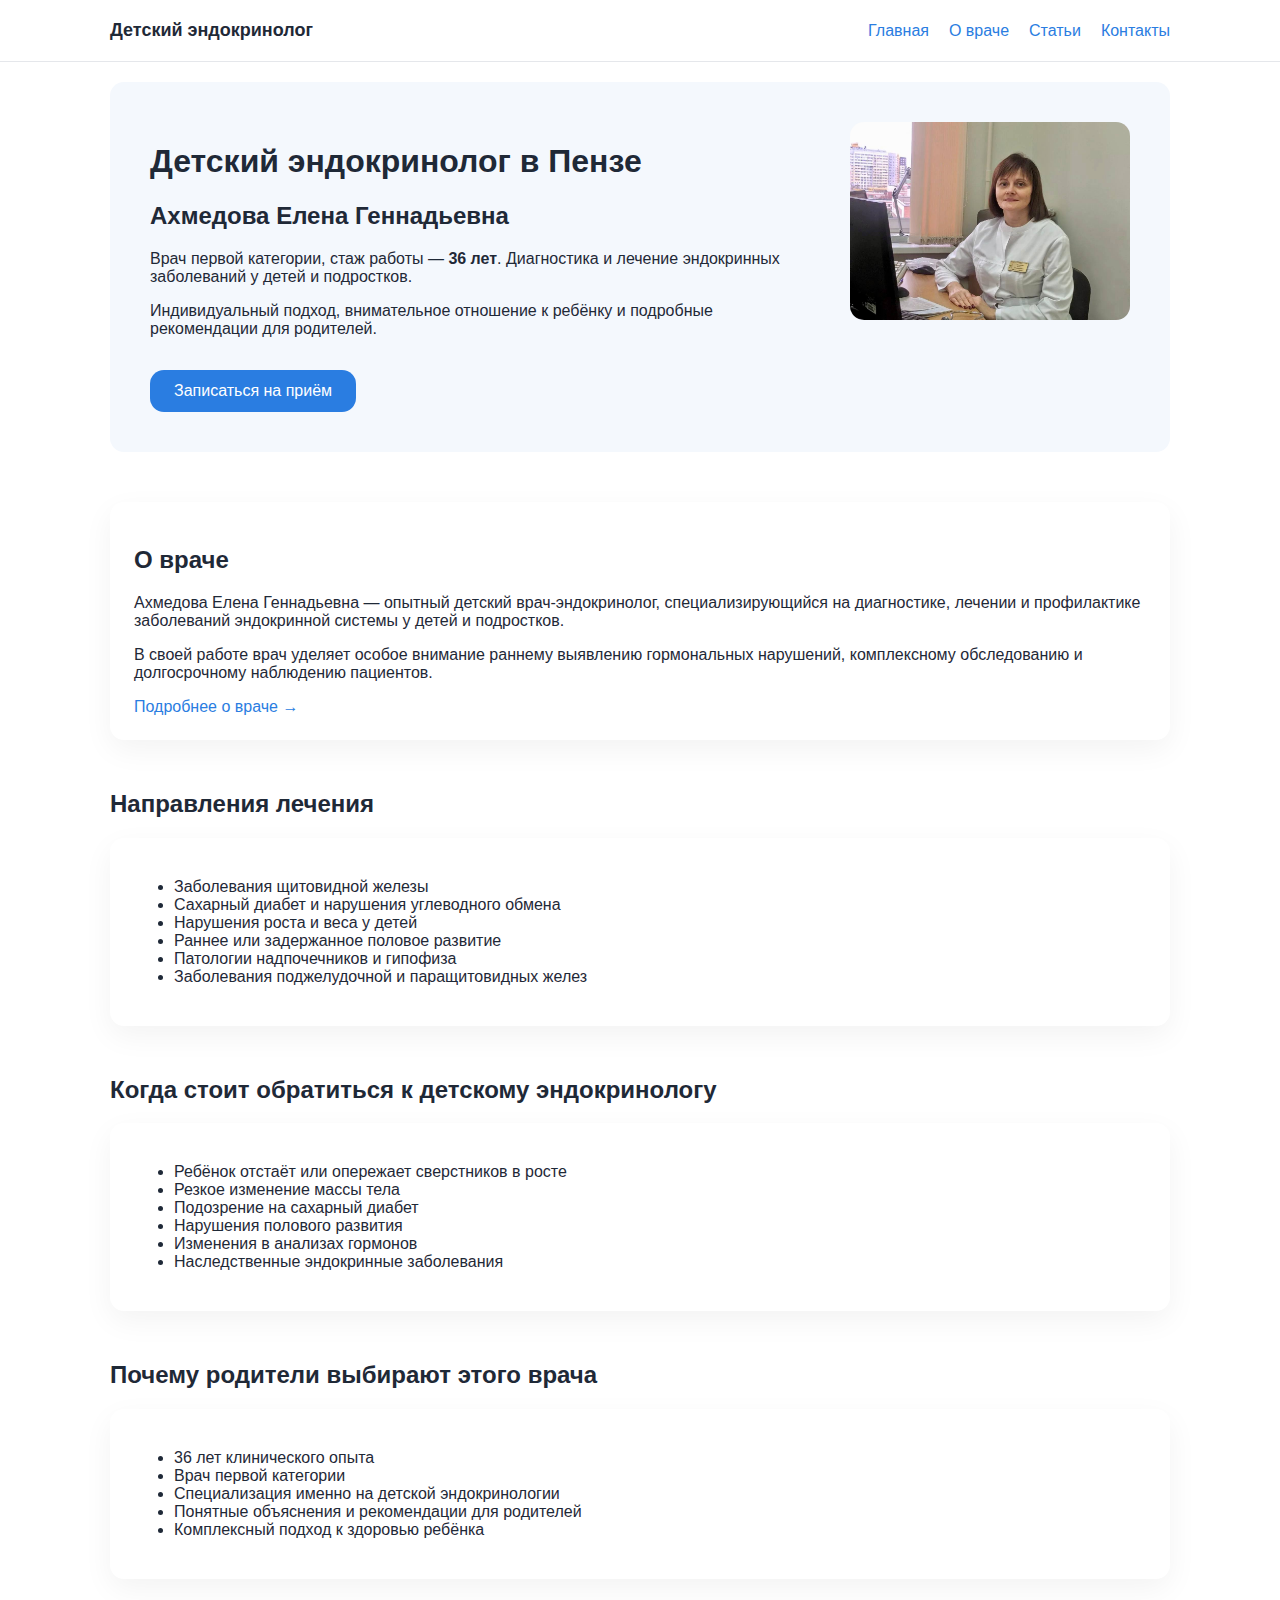
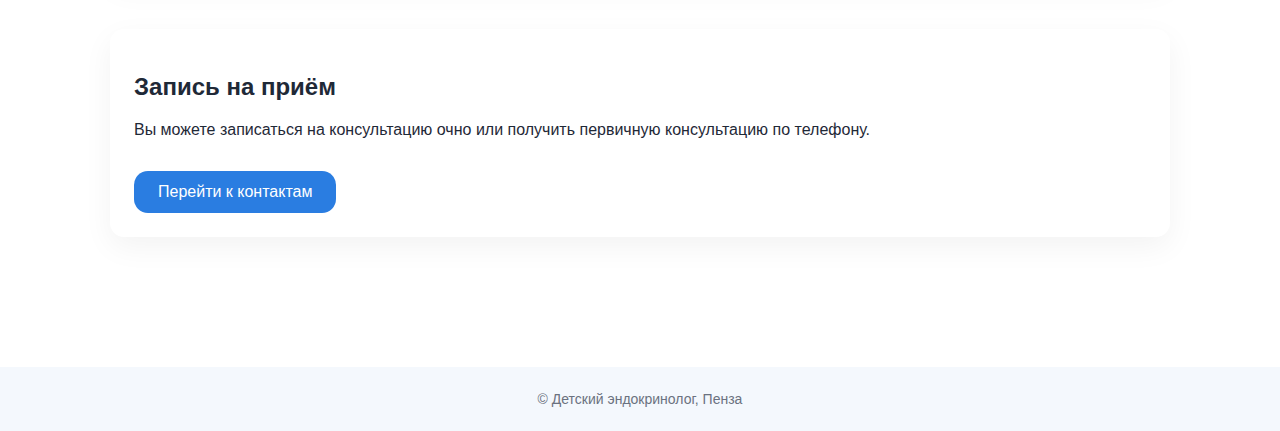
<file: index.html>
<!DOCTYPE html>
<html lang="ru">
<head>
  <meta charset="UTF-8">
  <title>Детский эндокринолог в Пензе — Ахмедова Е.Г.</title>
  <meta name="description" content="Детский врач-эндокринолог Ахмедова Елена Геннадьевна. Врач первой категории, стаж 36 лет. Диагностика и лечение эндокринных заболеваний у детей в Пензе.">
  <link rel="stylesheet" href="css/style.css">
</head>
<body>

<header>
  <div class="container">
    <nav>
      <div class="logo">Детский эндокринолог</div>

      <div class="menu">
        <a href="index.html">Главная</a>
        <a href="doctor.html">О враче</a>
        <a href="articles.html">Статьи</a>
        <a href="contacts.html">Контакты</a>
      </div>

      <div class="burger" id="burger">☰</div>
    </nav>

    <div class="mobile-menu" id="mobileMenu">
      <a href="index.html">Главная</a>
      <a href="doctor.html">О враче</a>
      <a href="articles.html">Статьи</a>
      <a href="contacts.html">Контакты</a>
    </div>
  </div>
</header>

<main class="container">

  <!-- HERO -->
  <section class="hero">
    <div>
      <h1>Детский эндокринолог в Пензе</h1>
      <h2>Ахмедова Елена Геннадьевна</h2>
      <p>
        Врач первой категории, стаж работы — <strong>36 лет</strong>.
        Диагностика и лечение эндокринных заболеваний у детей и подростков.
      </p>
      <p>
        Индивидуальный подход, внимательное отношение к ребёнку и подробные
        рекомендации для родителей.
      </p>
      <a href="contacts.html" class="button">Записаться на приём</a>
    </div>

    <img src="img/doctor.jpg" alt="Ахмедова Елена Геннадьевна — детский эндокринолог">
  </section>

  <!-- ABOUT SHORT -->
  <section class="section">
    <div class="card">
      <h2>О враче</h2>
      <p>
        Ахмедова Елена Геннадьевна — опытный детский врач-эндокринолог,
        специализирующийся на диагностике, лечении и профилактике заболеваний
        эндокринной системы у детей и подростков.
      </p>
      <p>
        В своей работе врач уделяет особое внимание раннему выявлению гормональных
        нарушений, комплексному обследованию и долгосрочному наблюдению пациентов.
      </p>
      <a href="doctor.html">Подробнее о враче →</a>
    </div>
  </section>

  <!-- DIRECTIONS -->
  <section class="section">
    <h2>Направления лечения</h2>

    <div class="card">
      <ul>
        <li>Заболевания щитовидной железы</li>
        <li>Сахарный диабет и нарушения углеводного обмена</li>
        <li>Нарушения роста и веса у детей</li>
        <li>Раннее или задержанное половое развитие</li>
        <li>Патологии надпочечников и гипофиза</li>
        <li>Заболевания поджелудочной и паращитовидных желез</li>
      </ul>
    </div>
  </section>

  <!-- WHEN TO VISIT -->
  <section class="section">
    <h2>Когда стоит обратиться к детскому эндокринологу</h2>

    <div class="card">
      <ul>
        <li>Ребёнок отстаёт или опережает сверстников в росте</li>
        <li>Резкое изменение массы тела</li>
        <li>Подозрение на сахарный диабет</li>
        <li>Нарушения полового развития</li>
        <li>Изменения в анализах гормонов</li>
        <li>Наследственные эндокринные заболевания</li>
      </ul>
    </div>
  </section>

  <!-- ADVANTAGES -->
  <section class="section">
    <h2>Почему родители выбирают этого врача</h2>

    <div class="card">
      <ul>
        <li>36 лет клинического опыта</li>
        <li>Врач первой категории</li>
        <li>Специализация именно на детской эндокринологии</li>
        <li>Понятные объяснения и рекомендации для родителей</li>
        <li>Комплексный подход к здоровью ребёнка</li>
      </ul>
    </div>
  </section>

  <!-- CTA -->
  <section class="section">
    <div class="card">
      <h2>Запись на приём</h2>
      <p>
        Вы можете записаться на консультацию очно или получить первичную
        консультацию по телефону.
      </p>
      <a href="contacts.html" class="button">Перейти к контактам</a>
    </div>
  </section>

</main>

<footer>
  © Детский эндокринолог, Пенза
</footer>

<script src="js/main.js"></script>
</body>
</html>
</file>
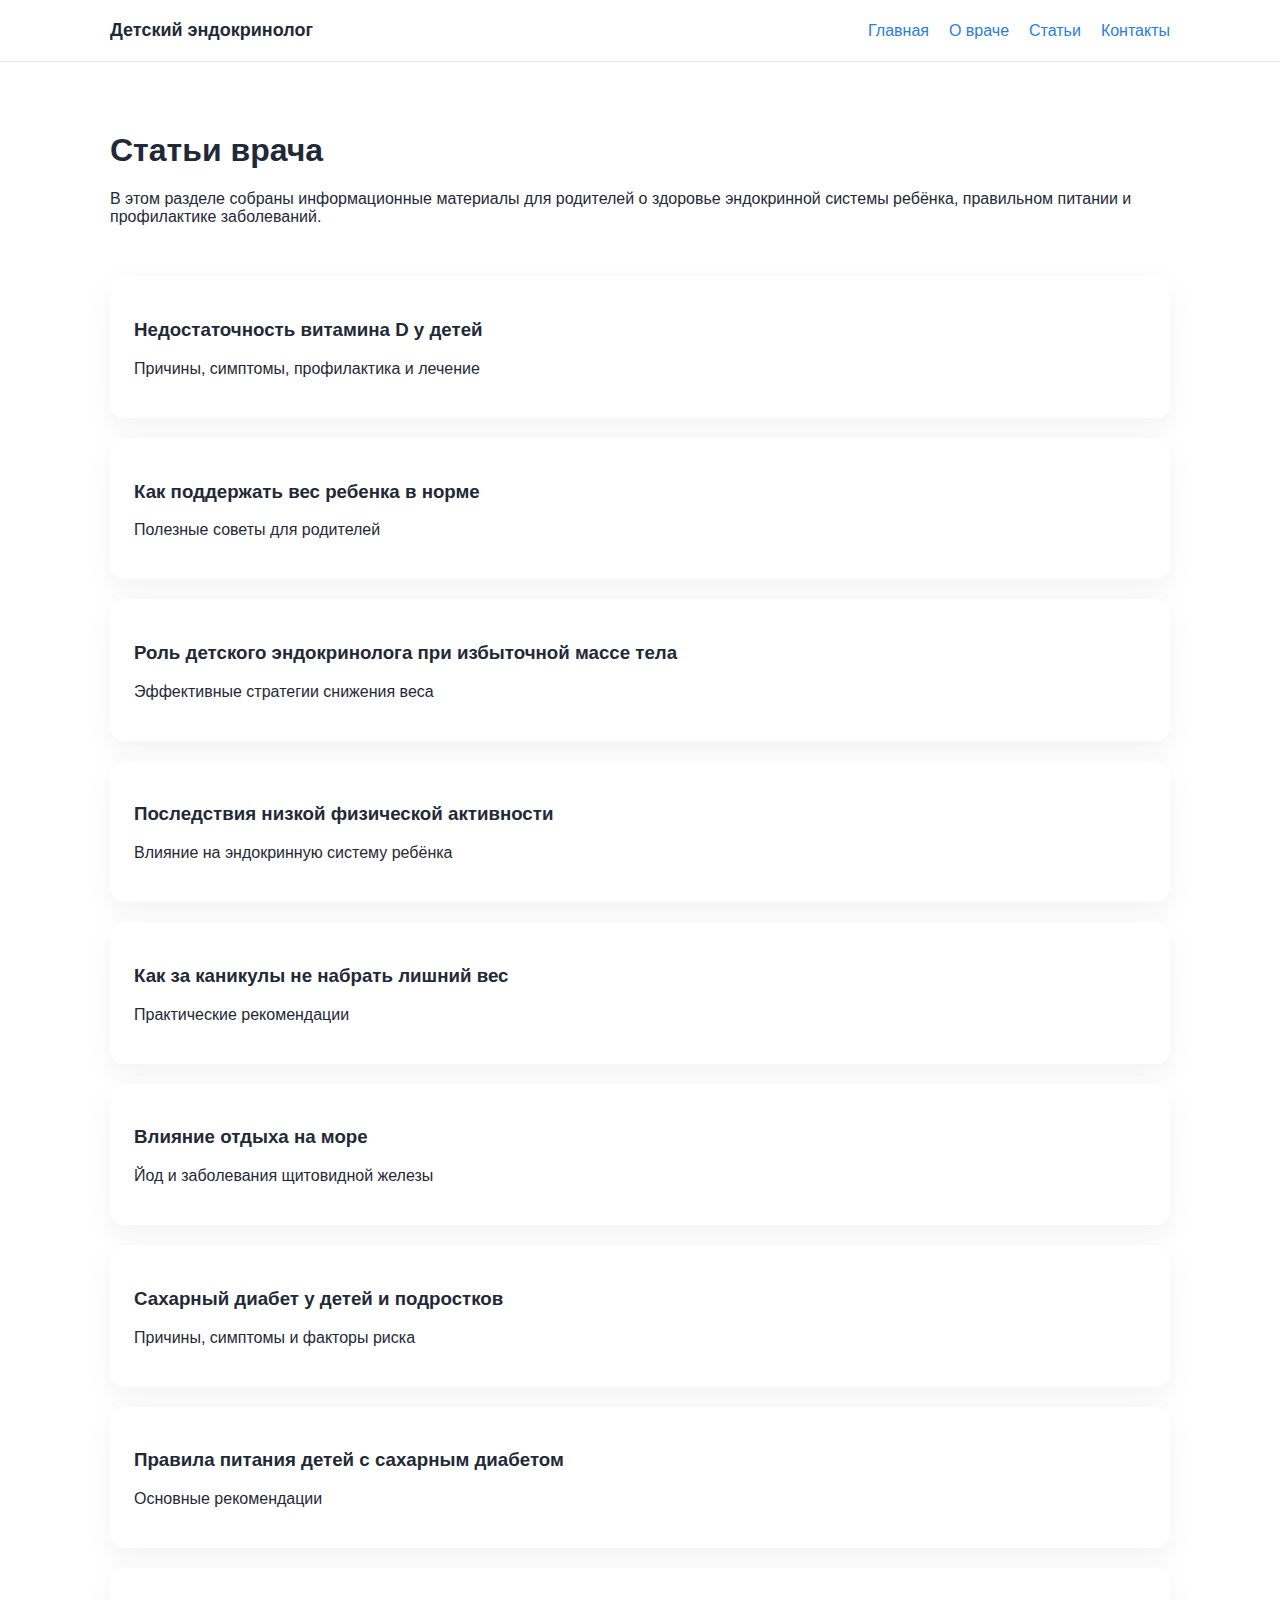
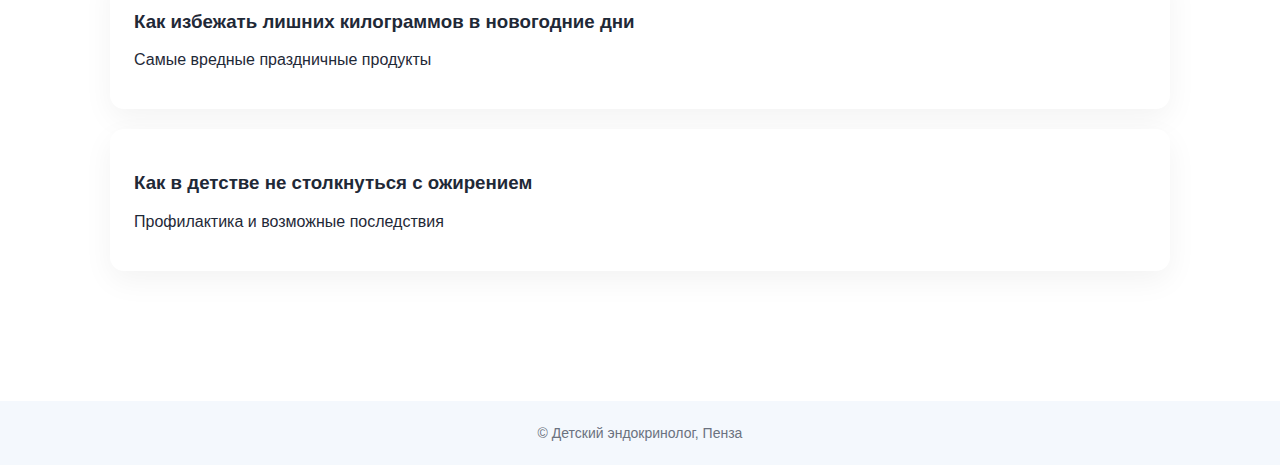
<file: articles.html>
<!DOCTYPE html>
<html lang="ru">
<head>
  <meta charset="UTF-8">
  <title>Статьи детского эндокринолога</title>
  <meta name="description" content="Полезные статьи детского эндокринолога о здоровье, питании, ожирении, диабете и эндокринной системе у детей.">
  <link rel="stylesheet" href="css/style.css">
</head>
<body>

<header>
  <div class="container">
    <nav>
      <div class="logo">Детский эндокринолог</div>

      <div class="menu">
        <a href="index.html">Главная</a>
        <a href="doctor.html">О враче</a>
        <a href="articles.html">Статьи</a>
        <a href="contacts.html">Контакты</a>
      </div>

      <div class="burger" id="burger">☰</div>
    </nav>

    <div class="mobile-menu" id="mobileMenu">
      <a href="index.html">Главная</a>
      <a href="doctor.html">О враче</a>
      <a href="articles.html">Статьи</a>
      <a href="contacts.html">Контакты</a>
    </div>
  </div>
</header>

<main class="container">

  <section class="section">
    <h1>Статьи врача</h1>
    <p>
      В этом разделе собраны информационные материалы для родителей
      о здоровье эндокринной системы ребёнка, правильном питании и профилактике заболеваний.
    </p>
  </section>

  <!-- СПИСОК СТАТЕЙ -->
  <section class="section">

    <div class="card article-item" data-article-id="a1">
      <h3>Недостаточность витамина D у детей</h3>
      <p>Причины, симптомы, профилактика и лечение</p>
    </div>

    <div class="card article-item" data-article-id="a2">
      <h3>Как поддержать вес ребенка в норме</h3>
      <p>Полезные советы для родителей</p>
    </div>

    <div class="card article-item" data-article-id="a3">
      <h3>Роль детского эндокринолога при избыточной массе тела</h3>
      <p>Эффективные стратегии снижения веса</p>
    </div>

    <div class="card article-item" data-article-id="a4">
      <h3>Последствия низкой физической активности</h3>
      <p>Влияние на эндокринную систему ребёнка</p>
    </div>

    <div class="card article-item" data-article-id="a5">
      <h3>Как за каникулы не набрать лишний вес</h3>
      <p>Практические рекомендации</p>
    </div>

    <div class="card article-item" data-article-id="a6">
      <h3>Влияние отдыха на море</h3>
      <p>Йод и заболевания щитовидной железы</p>
    </div>

    <div class="card article-item" data-article-id="a7">
      <h3>Сахарный диабет у детей и подростков</h3>
      <p>Причины, симптомы и факторы риска</p>
    </div>

    <div class="card article-item" data-article-id="a8">
      <h3>Правила питания детей с сахарным диабетом</h3>
      <p>Основные рекомендации</p>
    </div>

    <div class="card article-item" data-article-id="a9">
      <h3>Как избежать лишних килограммов в новогодние дни</h3>
      <p>Самые вредные праздничные продукты</p>
    </div>

    <div class="card article-item" data-article-id="a10">
      <h3>Как в детстве не столкнуться с ожирением</h3>
      <p>Профилактика и возможные последствия</p>
    </div>

  </section>
</main>

<footer>
  © Детский эндокринолог, Пенза
</footer>

<!-- MODAL -->
<div class="modal" id="articleModal">
  <div class="modal-content">

    <span class="modal-close" id="closeModal">✕</span>

    <div class="modal-body" id="modalBody"></div>

    <div class="modal-nav">
      <button id="prevArticle">← Предыдущая</button>
      <span class="modal-hint">← → для переключения</span>
      <button id="nextArticle">Следующая →</button>
    </div>

  </div>
</div>

<!-- СКРЫТЫЕ СТАТЬИ -->
<div style="display:none">

  <article id="a1">
    <h2>Недостаточность витамина D у детей</h2>
    <p>Витамин D играет важную роль в формировании костной ткани и работе эндокринной системы...</p>
  </article>

  <article id="a2">
    <h2>Как поддержать вес ребенка в норме</h2>
    <p>Поддержание нормального веса у ребёнка требует комплексного подхода...</p>
  </article>

  <article id="a3">
    <h2>Роль детского эндокринолога при избыточной массе тела</h2>
    <p>Избыточная масса тела у детей может быть связана с гормональными нарушениями...</p>
  </article>

  <article id="a4">
    <h2>Последствия низкой физической активности</h2>
    <p>Недостаточная физическая активность негативно влияет на эндокринную систему...</p>
  </article>

  <article id="a5">
    <h2>Как за каникулы не набрать лишний вес</h2>
	<p>Во время каникул важно сохранить режим питания и активности...</p>
  </article>

  <article id="a6">
    <h2>Влияние отдыха на море</h2>
    <p>Морской климат и йод могут положительно влиять на щитовидную железу...</p>
  </article>

  <article id="a7">
    <h2>Сахарный диабет у детей и подростков</h2>
    <p>Сахарный диабет 1 типа чаще всего развивается в детском возрасте...</p>
  </article>

  <article id="a8">
    <h2>Правила питания детей с сахарным диабетом</h2>
    <p>Правильное питание является основой контроля уровня сахара в крови...</p>
  </article>

  <article id="a9">
    <h2>Как избежать лишних килограммов в новогодние дни</h2>
    <p>Праздничные застолья часто приводят к перееданию...</p>
  </article>

  <article id="a10">
    <h2>Как в детстве не столкнуться с ожирением</h2>
    <p>Профилактика ожирения должна начинаться с раннего возраста...</p>
  </article>

</div>

<script src="js/main.js"></script>
</body>
</html>
</file>
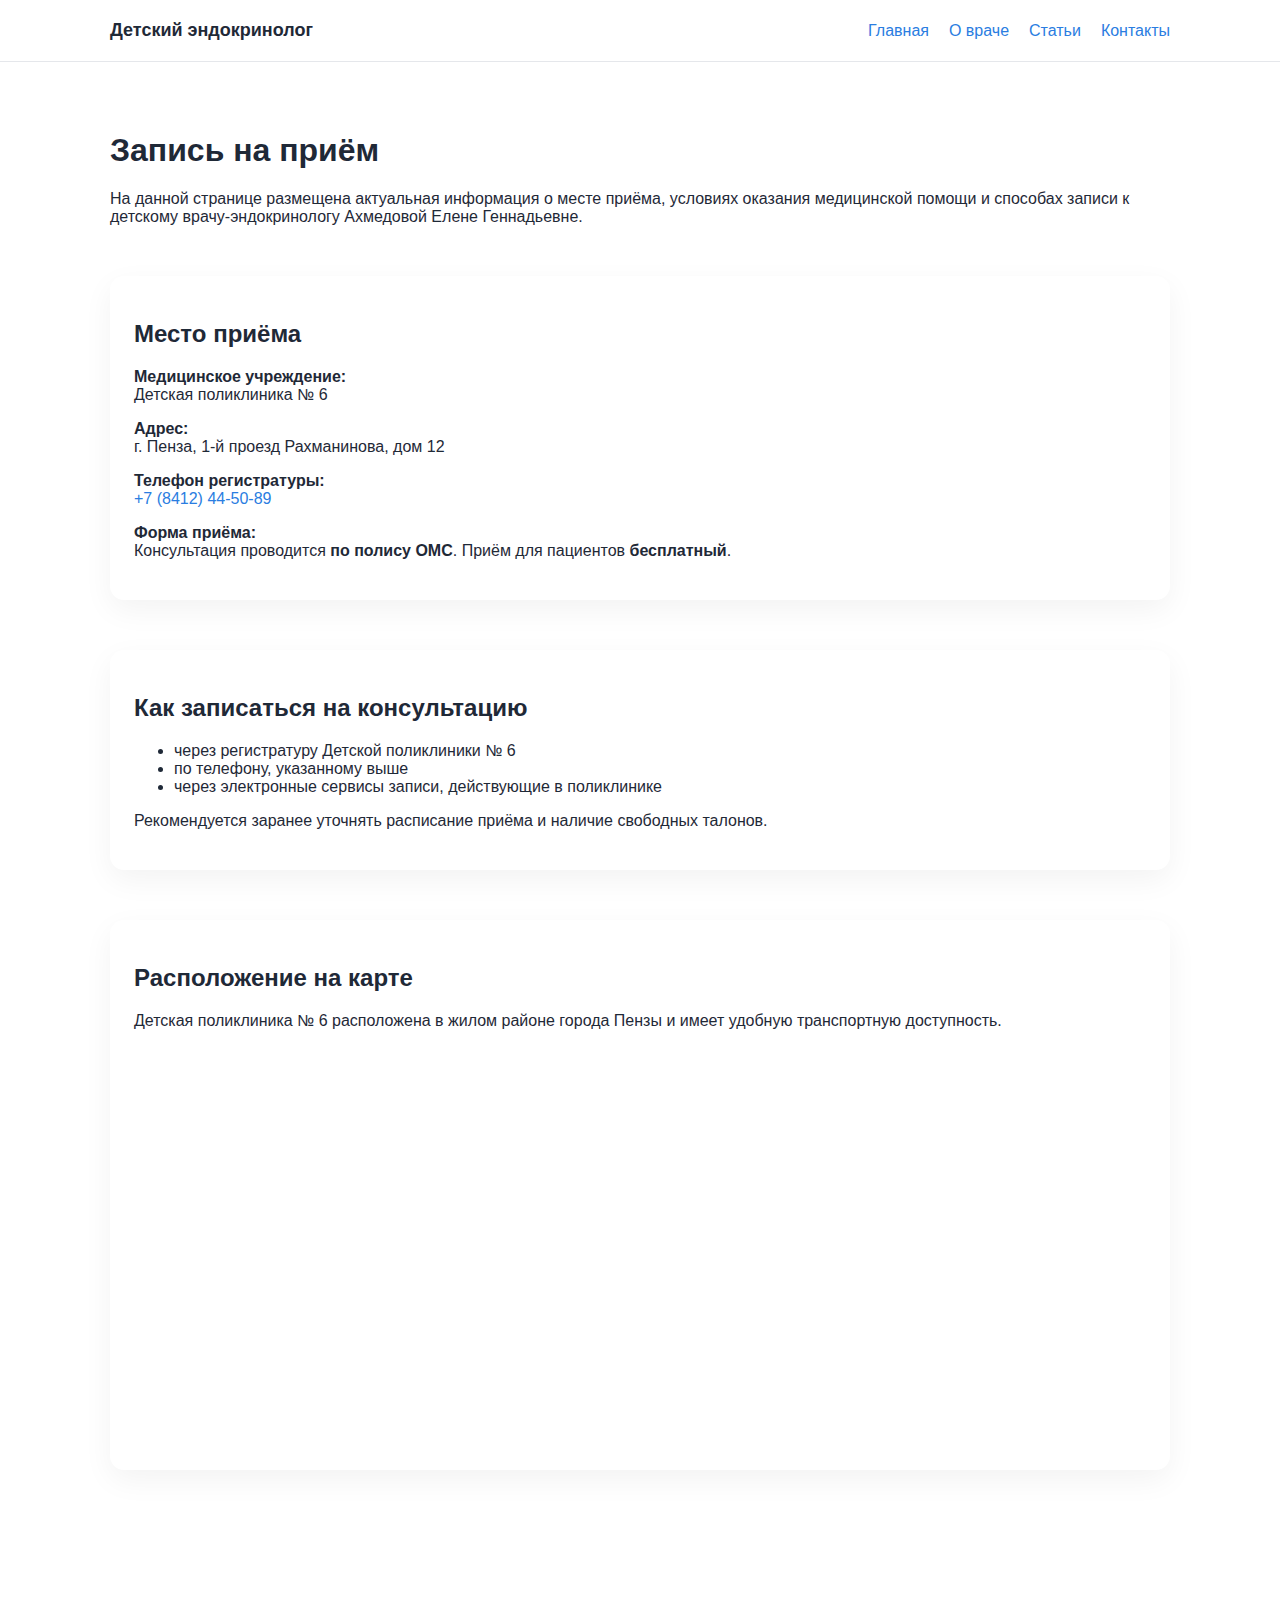
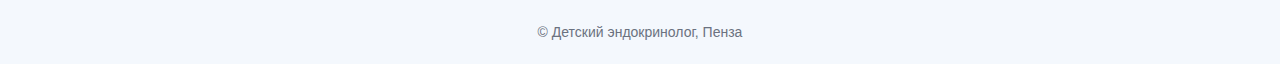
<file: contacts.html>
<!DOCTYPE html>
<html lang="ru">
<head>
  <meta charset="UTF-8">
  <title>Запись на приём — детский эндокринолог Ахмедова Е.Г.</title>
  <meta name="description" content="Запись на приём к детскому эндокринологу Ахмедовой Елене Геннадьевне. Детская поликлиника №6, Пенза. Приём по ОМС.">
  <meta name="viewport" content="width=device-width, initial-scale=1.0">
  <link rel="stylesheet" href="css/style.css">
</head>
<body>

<header>
  <div class="container">
    <nav>
      <div class="logo">Детский эндокринолог</div>

      <div class="menu">
        <a href="index.html">Главная</a>
        <a href="doctor.html">О враче</a>
        <a href="articles.html">Статьи</a>
        <a href="contacts.html">Контакты</a>
      </div>

      <div class="burger" id="burger">☰</div>
    </nav>

    <div class="mobile-menu" id="mobileMenu">
      <a href="index.html">Главная</a>
      <a href="doctor.html">О враче</a>
      <a href="articles.html">Статьи</a>
      <a href="contacts.html">Контакты</a>
    </div>
  </div>
</header>

<main class="container">

  <!-- ЗАГОЛОВОК -->
  <section class="section">
    <h1>Запись на приём</h1>
    <p>
      На данной странице размещена актуальная информация о месте приёма,
      условиях оказания медицинской помощи и способах записи
      к детскому врачу-эндокринологу Ахмедовой Елене Геннадьевне.
    </p>
  </section>

  <!-- ОСНОВНАЯ ИНФОРМАЦИЯ -->
  <section class="section">
    <div class="card">
      <h2>Место приёма</h2>

      <p><strong>Медицинское учреждение:</strong><br>
        Детская поликлиника № 6
      </p>

      <p><strong>Адрес:</strong><br>
        г. Пенза, 1-й проезд Рахманинова, дом 12
      </p>

      <p><strong>Телефон регистратуры:</strong><br>
        <a href="tel:+78412445089">+7 (8412) 44-50-89</a>
      </p>

      <p><strong>Форма приёма:</strong><br>
        Консультация проводится <strong>по полису ОМС</strong>.  
        Приём для пациентов <strong>бесплатный</strong>.
      </p>
    </div>
  </section>

  <!-- КАК ЗАПИСАТЬСЯ -->
  <section class="section">
    <div class="card">
      <h2>Как записаться на консультацию</h2>

      <ul>
        <li>через регистратуру Детской поликлиники № 6</li>
        <li>по телефону, указанному выше</li>
        <li>через электронные сервисы записи, действующие в поликлинике</li>
      </ul>

      <p>
        Рекомендуется заранее уточнять расписание приёма
        и наличие свободных талонов.
      </p>
    </div>
  </section>

  <!-- КАРТА -->
  <section class="section">
    <div class="card">
      <h2>Расположение на карте</h2>

      <p>
        Детская поликлиника № 6 расположена в жилом районе города Пензы
        и имеет удобную транспортную доступность.
      </p>

      <div style="width:100%; height:400px; border-radius:12px; overflow:hidden;">
        <iframe
          src="https://yandex.ru/map-widget/v1/?text=Пенза%2C%201-%D0%B9%20%D0%BF%D1%80%D0%BE%D0%B5%D0%B7%D0%B4%20%D0%A0%D0%B0%D1%85%D0%BC%D0%B0%D0%BD%D0%B8%D0%BD%D0%BE%D0%B2%D0%B0%2C%2012&z=16"
          width="100%"
          height="400"
          frameborder="0"
          allowfullscreen>
        </iframe>
      </div>
    </div>
  </section>

</main>

<footer>
  © Детский эндокринолог, Пенза
</footer>

<script src="js/main.js"></script>
</body>
</html>
</file>
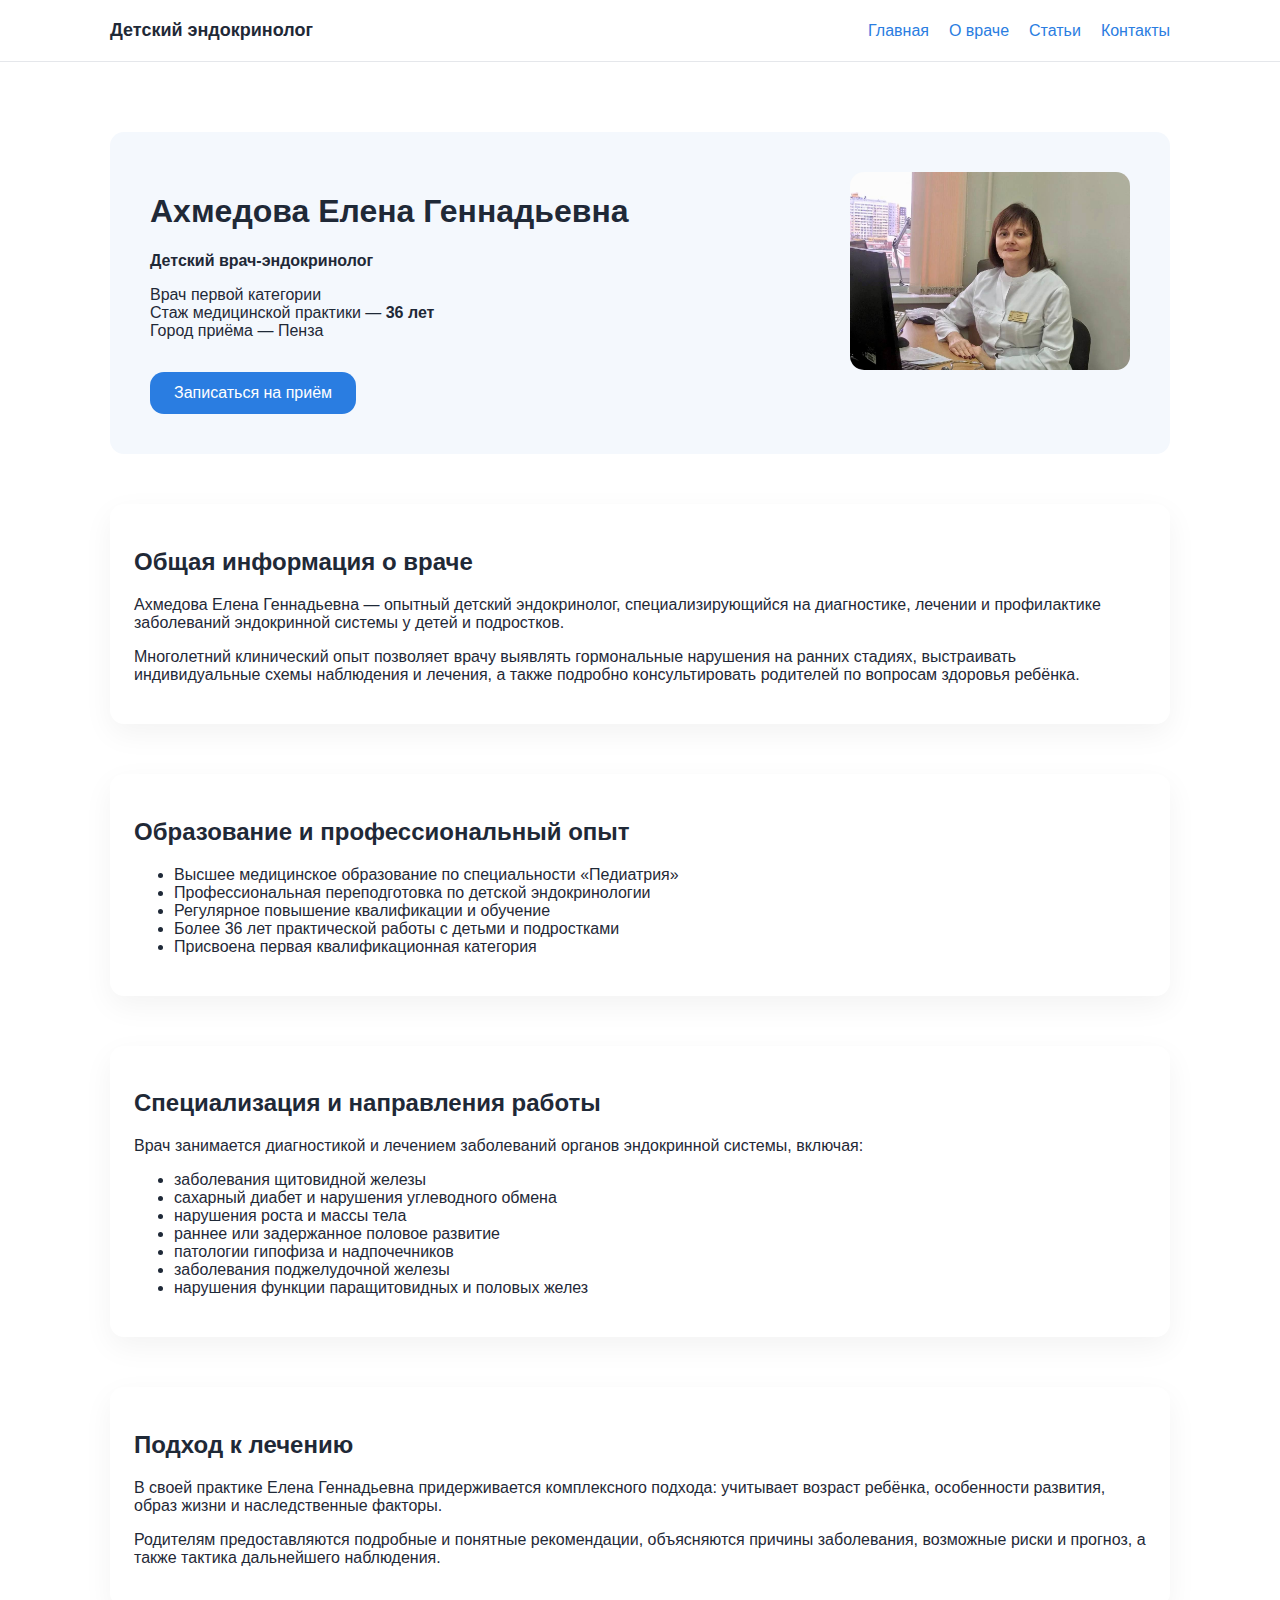
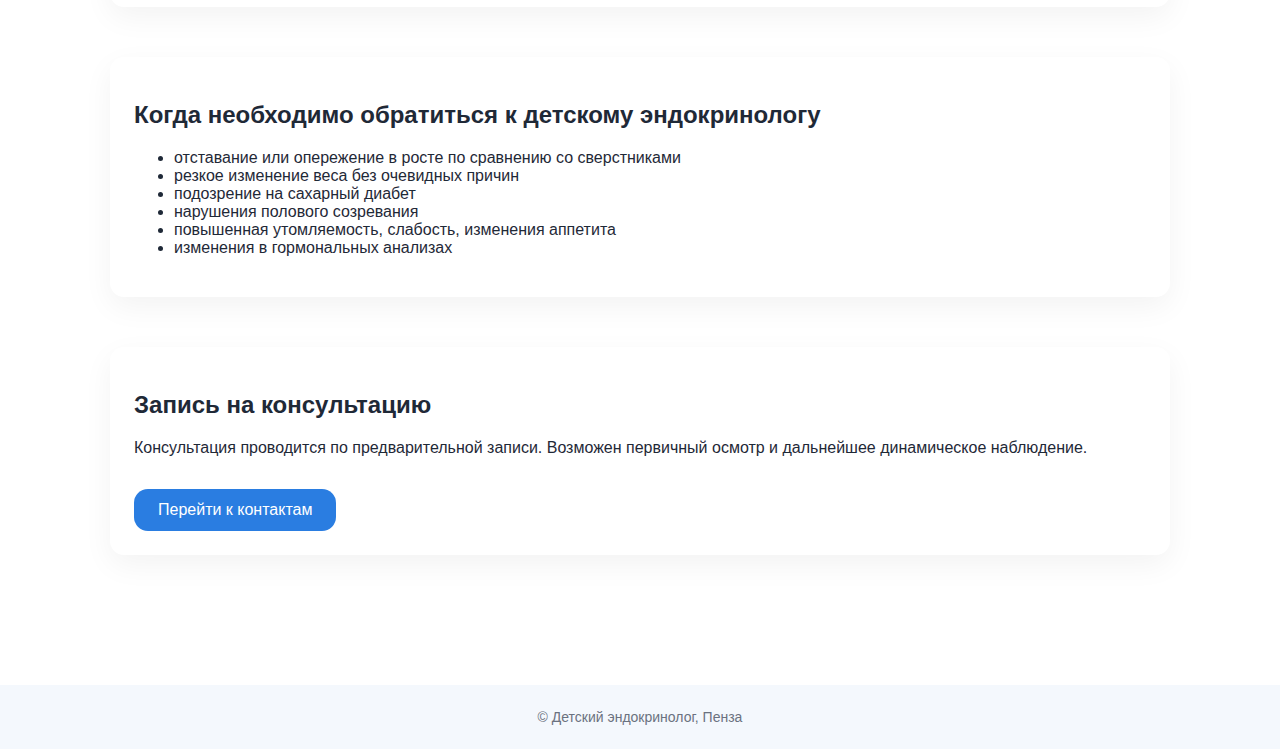
<file: doctor.html>
<!DOCTYPE html>
<html lang="ru">
<head>
  <meta charset="UTF-8">
  <title>Ахмедова Елена Геннадьевна — детский эндокринолог в Пензе</title>
  <meta name="description" content="Ахмедова Елена Геннадьевна — детский врач-эндокринолог в Пензе. Врач первой категории, стаж 36 лет. Диагностика и лечение эндокринных заболеваний у детей и подростков.">
  <link rel="stylesheet" href="css/style.css">
</head>
<body>

<header>
  <div class="container">
    <nav>
      <div class="logo">Детский эндокринолог</div>

      <div class="menu">
        <a href="index.html">Главная</a>
        <a href="doctor.html">О враче</a>
        <a href="articles.html">Статьи</a>
        <a href="contacts.html">Контакты</a>
      </div>

      <div class="burger" id="burger">☰</div>
    </nav>

    <div class="mobile-menu" id="mobileMenu">
      <a href="index.html">Главная</a>
      <a href="doctor.html">О враче</a>
      <a href="articles.html">Статьи</a>
      <a href="contacts.html">Контакты</a>
    </div>
  </div>
</header>

<main class="container">

  <!-- HERO DOCTOR -->
  <section class="section hero">
    <div>
      <h1>Ахмедова Елена Геннадьевна</h1>
      <p><strong>Детский врач-эндокринолог</strong></p>
      <p>
        Врач первой категории<br>
        Стаж медицинской практики — <strong>36 лет</strong><br>
        Город приёма — Пенза
      </p>
      <a href="contacts.html" class="button">Записаться на приём</a>
    </div>

    <img src="img/doctor.jpg" alt="Ахмедова Елена Геннадьевна — детский эндокринолог">
  </section>

  <!-- ABOUT -->
  <section class="section">
    <div class="card">
      <h2>Общая информация о враче</h2>
      <p>
        Ахмедова Елена Геннадьевна — опытный детский эндокринолог, специализирующийся
        на диагностике, лечении и профилактике заболеваний эндокринной системы
        у детей и подростков.
      </p>
      <p>
        Многолетний клинический опыт позволяет врачу выявлять гормональные нарушения
        на ранних стадиях, выстраивать индивидуальные схемы наблюдения и лечения,
        а также подробно консультировать родителей по вопросам здоровья ребёнка.
      </p>
    </div>
  </section>

  <!-- EDUCATION & EXPERIENCE -->
  <section class="section">
    <div class="card">
      <h2>Образование и профессиональный опыт</h2>
      <ul>
        <li>Высшее медицинское образование по специальности «Педиатрия»</li>
        <li>Профессиональная переподготовка по детской эндокринологии</li>
        <li>Регулярное повышение квалификации и обучение</li>
        <li>Более 36 лет практической работы с детьми и подростками</li>
        <li>Присвоена первая квалификационная категория</li>
      </ul>
    </div>
  </section>

  <!-- SPECIALIZATION -->
  <section class="section">
    <div class="card">
      <h2>Специализация и направления работы</h2>
      <p>
        Врач занимается диагностикой и лечением заболеваний органов эндокринной
        системы, включая:
      </p>
      <ul>
        <li>заболевания щитовидной железы</li>
        <li>сахарный диабет и нарушения углеводного обмена</li>
        <li>нарушения роста и массы тела</li>
        <li>раннее или задержанное половое развитие</li>
        <li>патологии гипофиза и надпочечников</li>
        <li>заболевания поджелудочной железы</li>
        <li>нарушения функции паращитовидных и половых желез</li>
      </ul>
    </div>
  </section>

  <!-- APPROACH -->
  <section class="section">
    <div class="card">
      <h2>Подход к лечению</h2>
      <p>
        В своей практике Елена Геннадьевна придерживается комплексного подхода:
        учитывает возраст ребёнка, особенности развития, образ жизни и
        наследственные факторы.
      </p>
      <p>
        Родителям предоставляются подробные и понятные рекомендации, объясняются
        причины заболевания, возможные риски и прогноз, а также тактика дальнейшего
        наблюдения.
      </p>
    </div>
  </section>

  <!-- WHEN TO VISIT -->
  <section class="section">
    <div class="card">
      <h2>Когда необходимо обратиться к детскому эндокринологу</h2>
      <ul>
	    <li>отставание или опережение в росте по сравнению со сверстниками</li>
        <li>резкое изменение веса без очевидных причин</li>
        <li>подозрение на сахарный диабет</li>
        <li>нарушения полового созревания</li>
        <li>повышенная утомляемость, слабость, изменения аппетита</li>
        <li>изменения в гормональных анализах</li>
      </ul>
    </div>
  </section>

  <!-- CTA -->
  <section class="section">
    <div class="card">
      <h2>Запись на консультацию</h2>
      <p>
        Консультация проводится по предварительной записи.
        Возможен первичный осмотр и дальнейшее динамическое наблюдение.
      </p>
      <a href="contacts.html" class="button">Перейти к контактам</a>
    </div>
  </section>

</main>

<footer>
  © Детский эндокринолог, Пенза
</footer>

<script src="js/main.js"></script>
</body>
</html>
</file>
<file: css/style.css>
:root {
  --primary: #2a7de1;
  --bg: #f4f8fd;
  --text: #1f2937;
  --gray: #6b7280;
  --radius: 14px;
}

* {
  box-sizing: border-box;
}

body {
  margin: 0;
  font-family: "Segoe UI", Arial, sans-serif;
  color: var(--text);
  background: #fff;
}

a {
  text-decoration: none;
  color: var(--primary);
}

img {
  max-width: 100%;
  border-radius: var(--radius);
}

.container {
  max-width: 1100px;
  margin: auto;
  padding: 20px;
}

/* ===== HEADER ===== */
header {
  background: white;
  border-bottom: 1px solid #e5e7eb;
  position: sticky;
  top: 0;
  z-index: 100;
}

nav {
  display: flex;
  justify-content: space-between;
  align-items: center;
}

.logo {
  font-weight: 700;
  font-size: 18px;
}

/* MENU */
.menu {
  display: flex;
  gap: 20px;
}

.menu a {
  font-weight: 500;
}

/* BURGER */
.burger {
  display: none;
  font-size: 26px;
  cursor: pointer;
}
.mobile-menu {
  display: none;
  flex-direction: column;
  background: #fff;
  position: absolute;
  top: 60px;
  left: 0;
  width: 100%;
  box-shadow: 0 10px 20px rgba(0,0,0,0.1);
  z-index: 1000;
}

.mobile-menu.active {
  display: flex;
}

/* Показываем бургер только на телефоне */
@media (max-width: 768px) {
  .menu {
    display: none;
  }

  .burger {
    display: block;
    font-size: 26px;
    cursor: pointer;
  }
}

/* На десктопе бургер скрыт */
.burger {
  display: none;
}

/* MOBILE MENU */
.mobile-menu {
  display: none;
  flex-direction: column;
  background: white;
  border-top: 1px solid #e5e7eb;
}

.mobile-menu a {
  padding: 15px 20px;
  border-bottom: 1px solid #e5e7eb;
}

/* ===== FOOTER ===== */
footer {
  background: var(--bg);
  padding: 24px;
  text-align: center;
  font-size: 14px;
  color: var(--gray);
  margin-top: 60px;
}

/* ===== COMMON ===== */
.section {
  margin: 50px 0;
}

.card {
  background: white;
  padding: 24px;
  border-radius: var(--radius);
  box-shadow: 0 10px 30px rgba(0,0,0,.05);
}

.button {
  display: inline-block;
  background: var(--primary);
  color: white;
  padding: 12px 24px;
  border-radius: var(--radius);
  margin-top: 16px;
}

/* ===== HERO ===== */
.hero {
  display: grid;
  grid-template-columns: 1fr 280px;
  gap: 40px;
  background: var(--bg);
  padding: 40px;
  border-radius: var(--radius);
}

/* ===== ARTICLES ===== */
.article-item {
  cursor: pointer;
  transition: transform .2s;
  margin-bottom: 20px;
}

.article-item:hover {
  transform: translateY(-4px);
}

/* ===== MODAL ===== */
.modal {
  position: fixed;
  inset: 0;
  background: rgba(0,0,0,.5);
  display: none;
  justify-content: center;
  align-items: center;
  padding: 20px;
  z-index: 1000;
}

.modal.active {
  display: flex;
}

.modal-content {
  background: white;
  max-width: 800px;
  width: 100%;
  border-radius: var(--radius);
  padding: 30px;
  position: relative;
}

.modal-close {
  position: absolute;
  top: 15px;
  right: 18px;
  font-size: 24px;
  cursor: pointer;
}

.modal-nav {
  display: flex;
  justify-content: space-between;
  margin-bottom: 15px;
}

.modal-nav button {
  background: #2b7cff;
  color: #fff;
  border: none;
  padding: 8px 14px;
  border-radius: 6px;
  cursor: pointer;
  font-size: 14px;
}

.modal-nav button:hover {
  background: #1f5fd1;
}

.modal-body {
  max-height: 65vh;
  overflow-y: auto;
  animation: fadeIn 0.35s ease;
}

@keyframes fadeIn {
  from {
    opacity: 0;
    transform: translateX(20px);
  }
  to {
    opacity: 1;
    transform: translateX(0);
  }
}

.modal-nav {
  display: flex;
  justify-content: space-between;
  align-items: center;
  gap: 10px;
  margin-top: 20px;
  padding-top: 15px;
  border-top: 1px solid #eee;
}

.modal-nav button {
  background: #2b7cff;
  color: #fff;
  border: none;
  padding: 10px 16px;
  border-radius: 8px;
  cursor: pointer;
  font-size: 14px;
}

.modal-nav button:disabled {
  background: #cfcfcf;
  cursor: default;
}

.modal-hint {
  font-size: 12px;
  color: #888;
}
</file>
